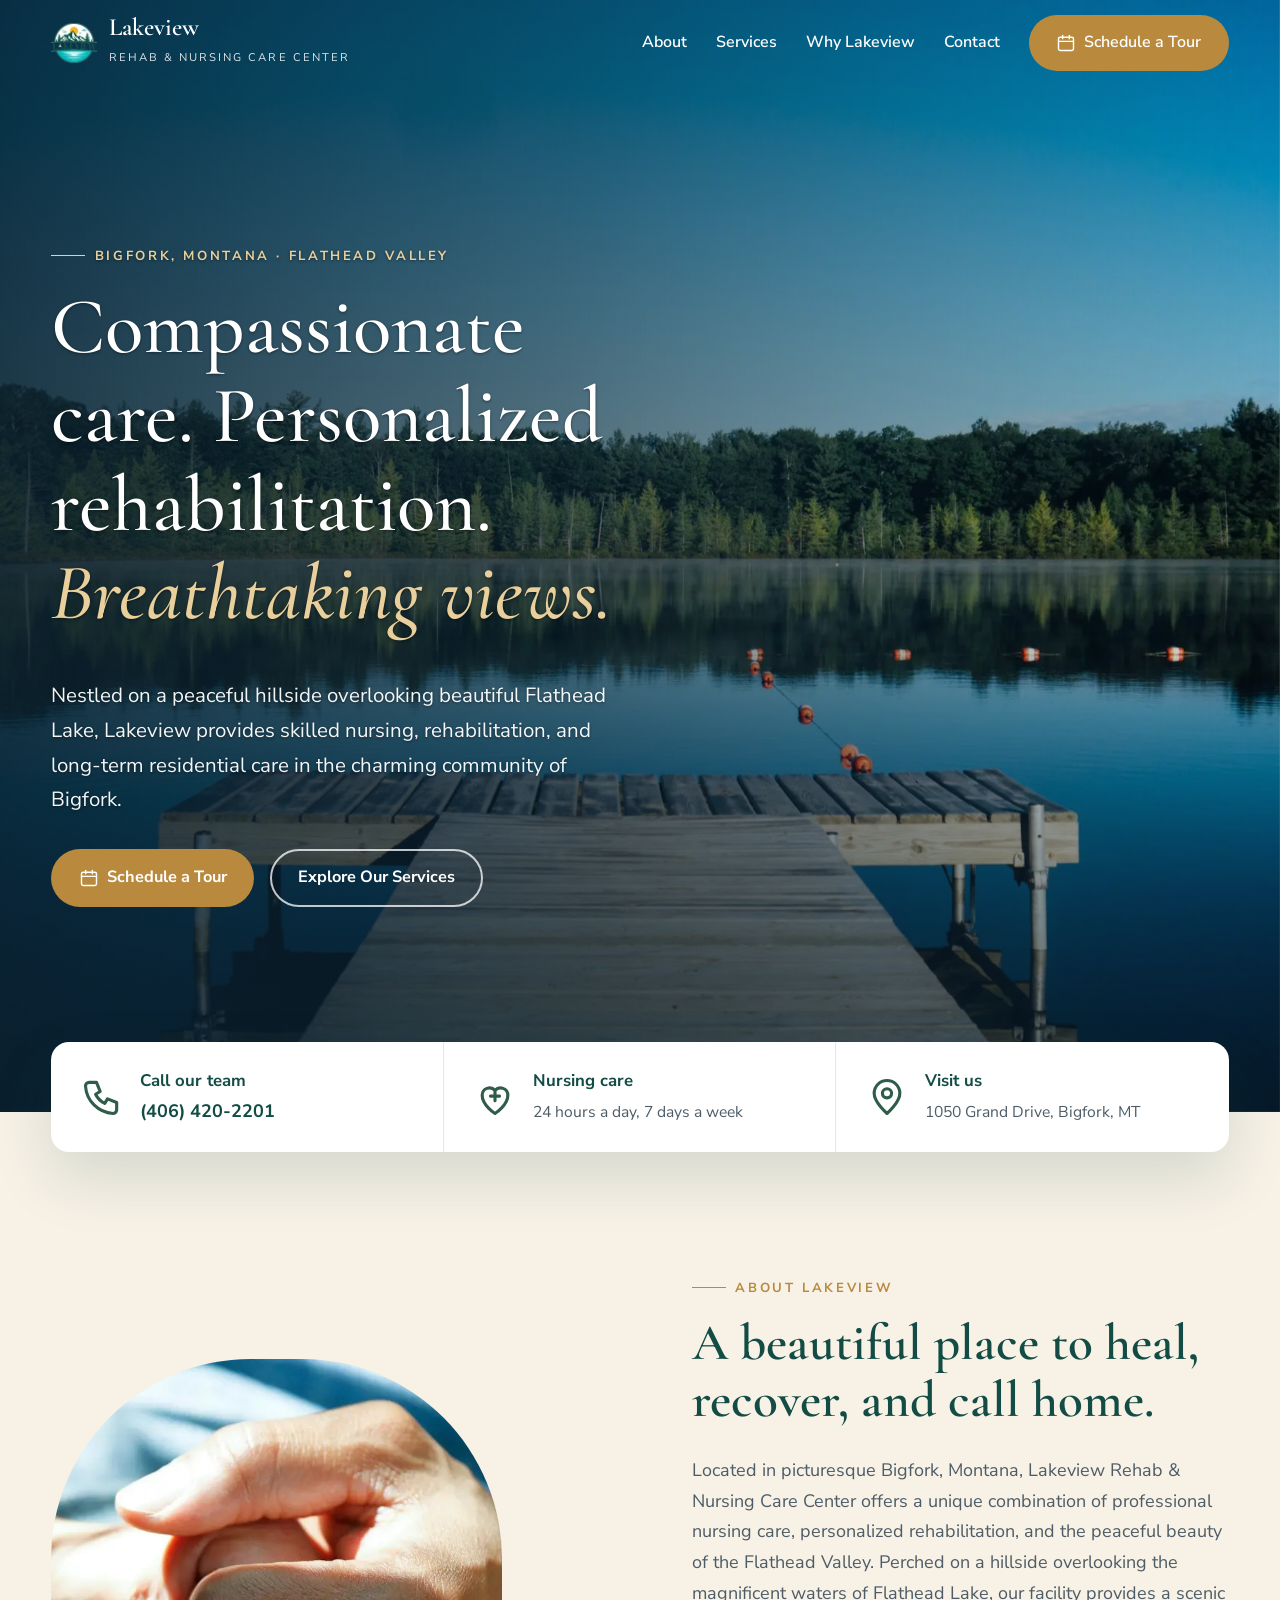
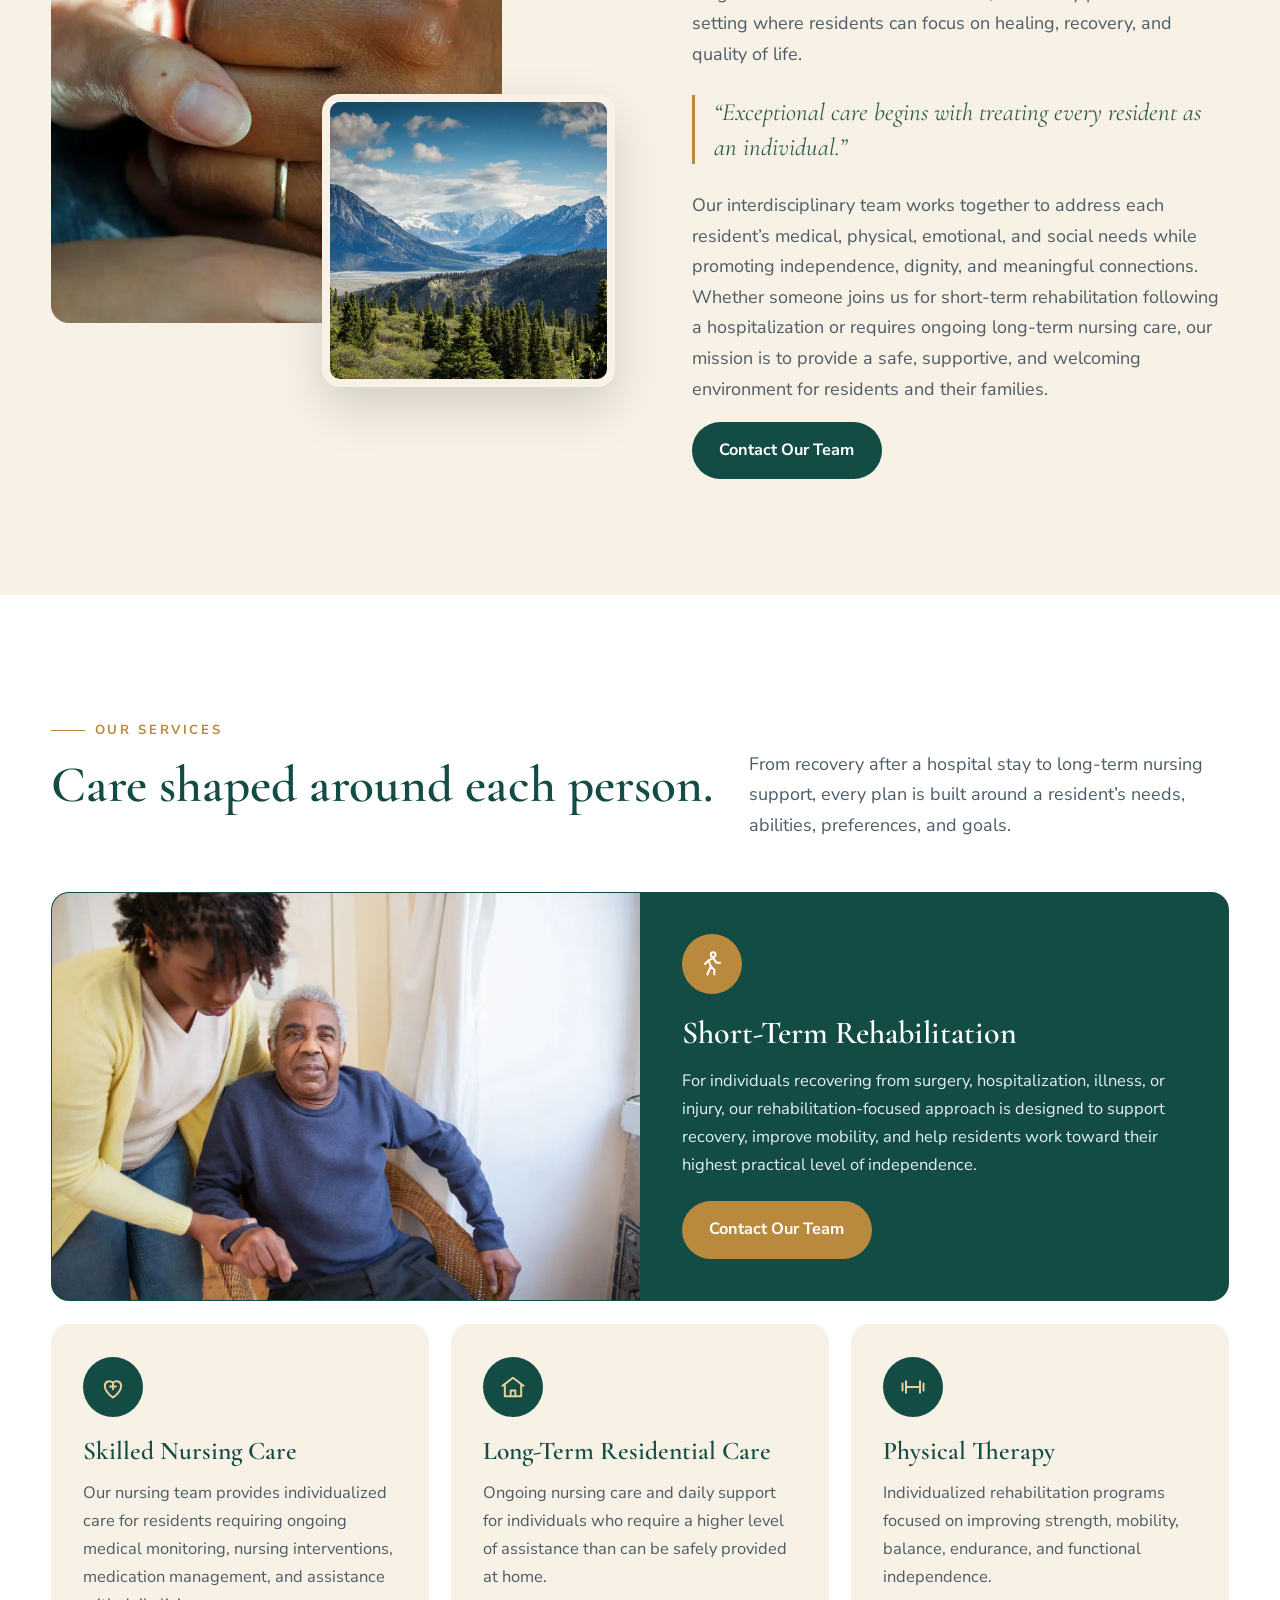
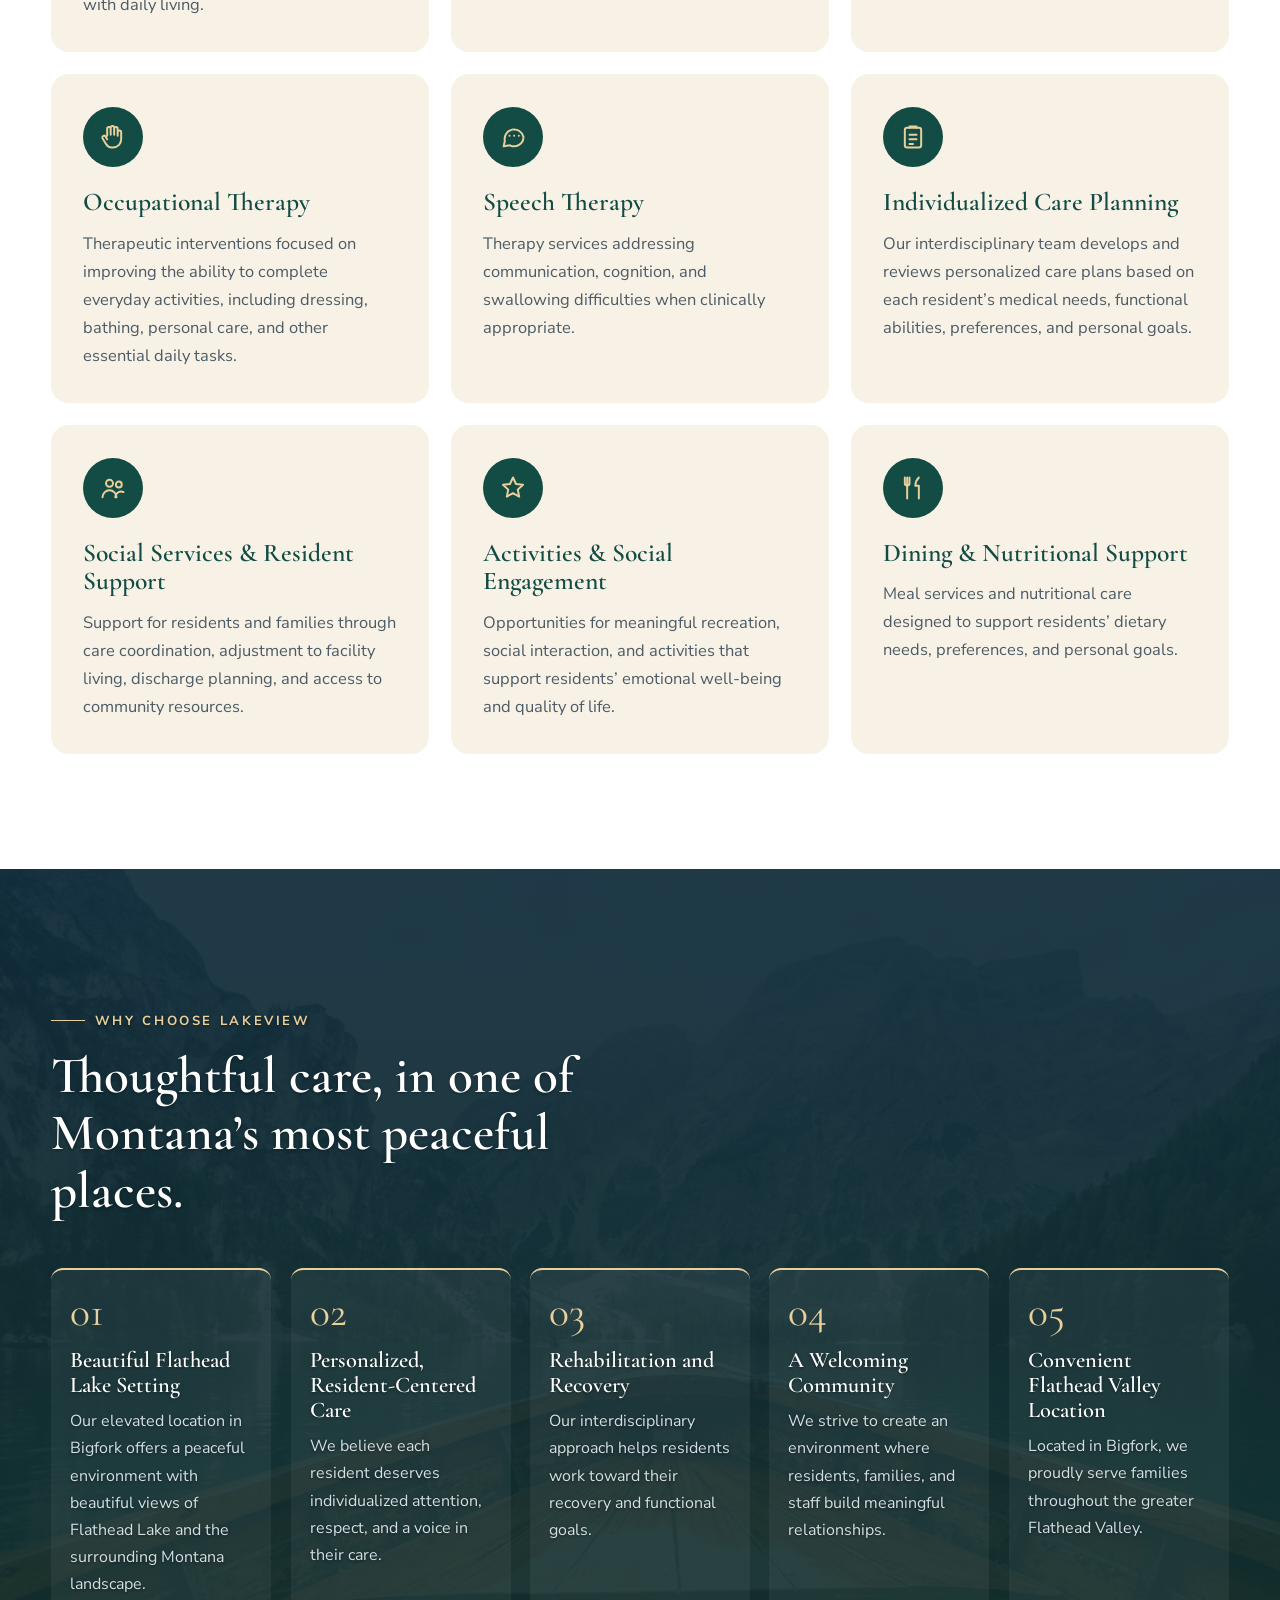
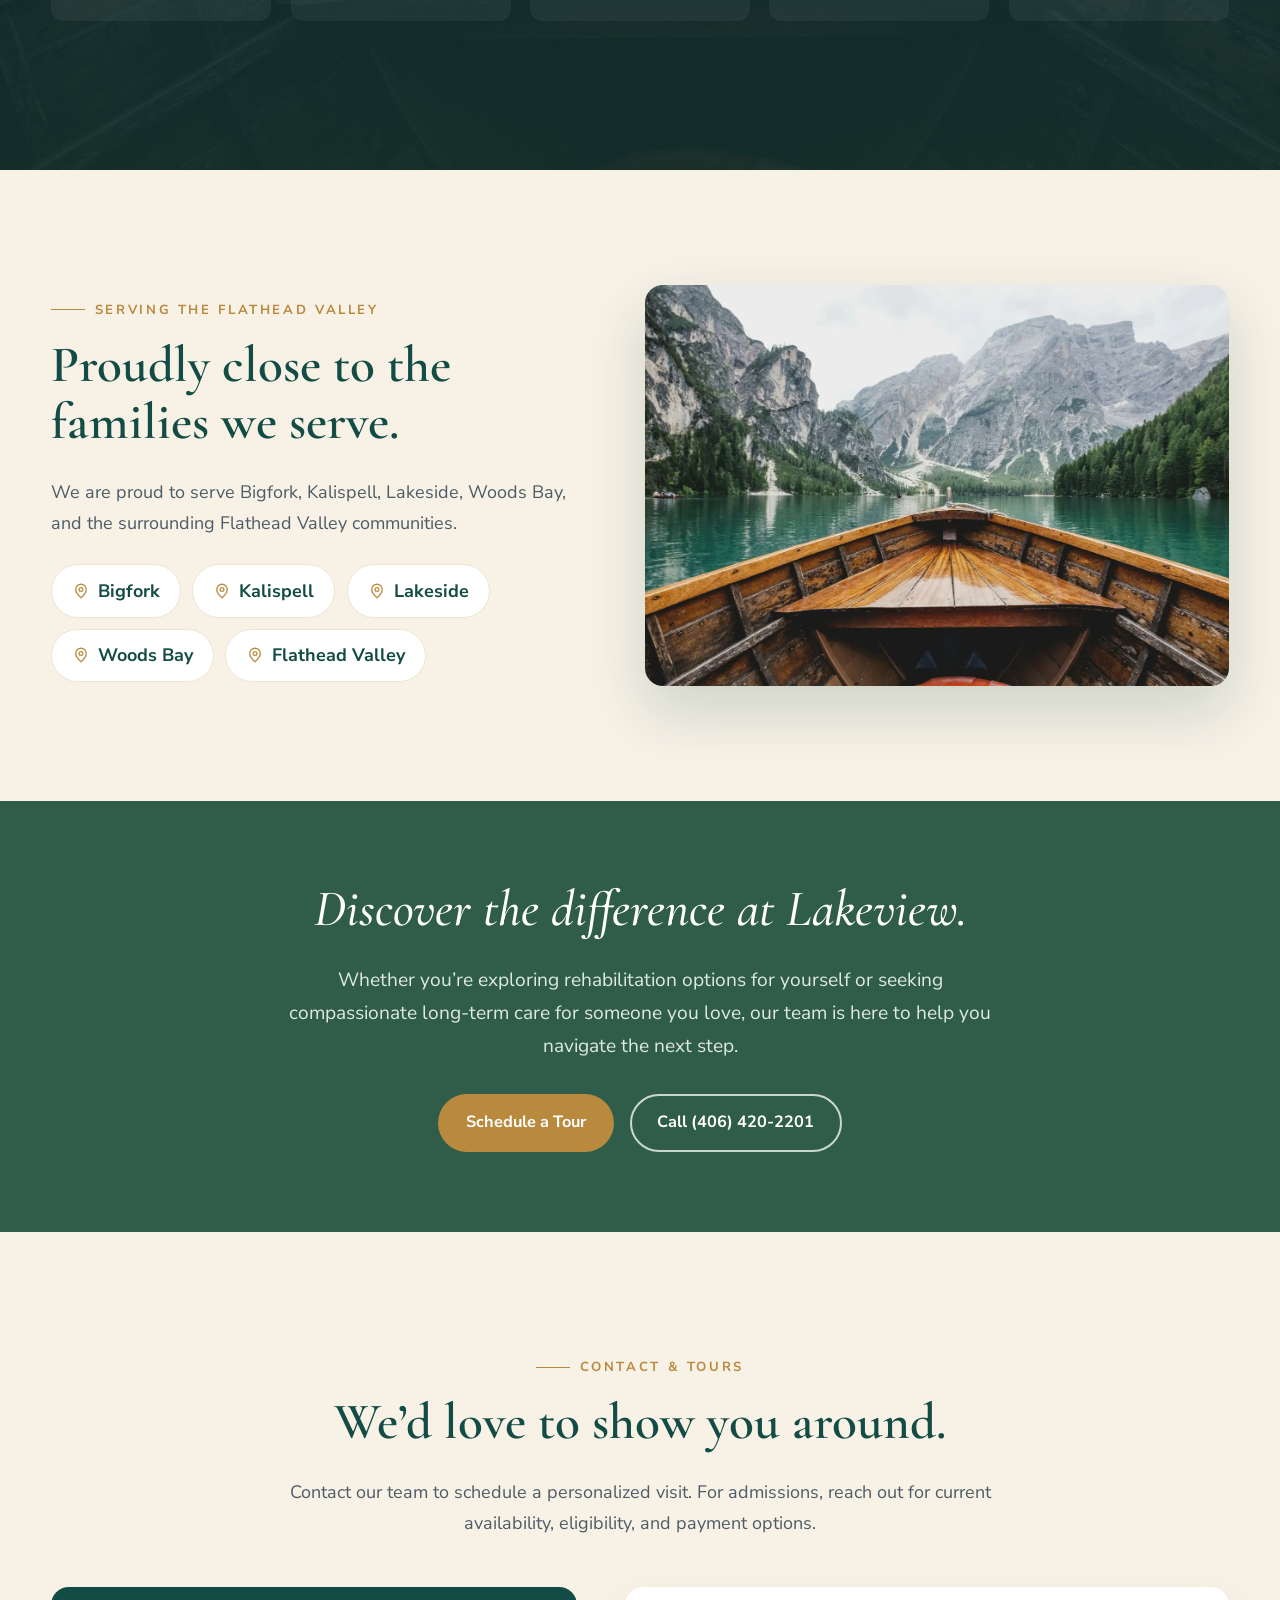
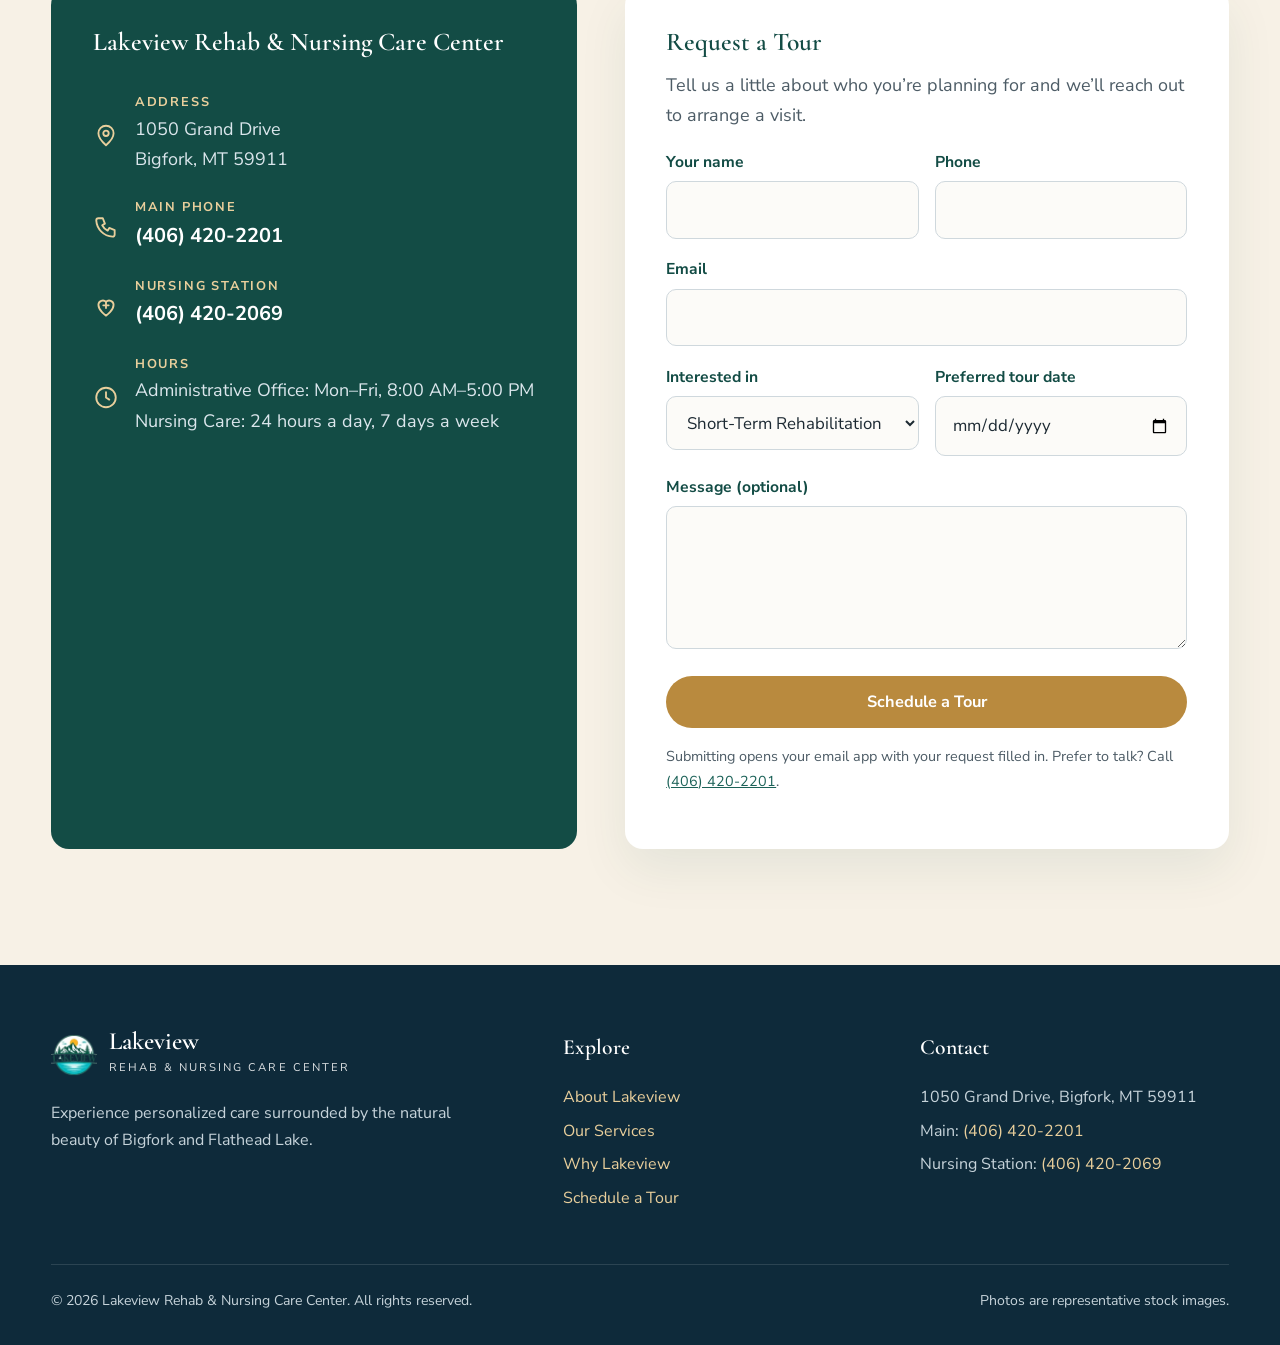
<file: index.html>
<!doctype html>
<html lang="en">
<head>
<meta charset="utf-8">
<meta name="viewport" content="width=device-width,initial-scale=1">
<title>Lakeview Rehab &amp; Nursing Care Center | Bigfork, Montana</title>
<meta name="description" content="Skilled nursing, short-term rehabilitation, and long-term residential care on a peaceful hillside overlooking Flathead Lake in Bigfork, Montana. Schedule a tour today.">
<meta property="og:type" content="website">
<meta property="og:title" content="Lakeview Rehab &amp; Nursing Care Center | Bigfork, MT">
<meta property="og:description" content="Compassionate Care. Personalized Rehabilitation. Breathtaking Views. Skilled nursing and rehab in Montana’s Flathead Valley.">
<meta property="og:url" content="https://lakeviewrehabandnursing.com/">
<meta property="og:site_name" content="Lakeview Rehab &amp; Nursing Care Center">
<meta property="og:image" content="https://lakeviewrehabandnursing.com/assets/og-image.jpg">
<meta property="og:image:width" content="1200"><meta property="og:image:height" content="630">
<meta property="og:image:alt" content="Lakeview Rehab &amp; Nursing Care Center logo over Flathead Lake">
<meta name="twitter:card" content="summary_large_image">
<link rel="canonical" href="https://lakeviewrehabandnursing.com/">
<meta name="theme-color" content="#134c45">
<link rel="icon" href="favicon.ico" sizes="32x32"><link rel="icon" href="favicon.png" type="image/png"><link rel="apple-touch-icon" href="apple-touch-icon.png">
<link rel="preconnect" href="https://fonts.googleapis.com"><link rel="preconnect" href="https://fonts.gstatic.com" crossorigin>
<link href="https://fonts.googleapis.com/css2?family=Cormorant+Garamond:ital,wght@0,500;0,600;1,500&family=Nunito+Sans:wght@400;600;700&display=swap" rel="stylesheet">
<link rel="preload" as="image" href="assets/hero-lake.webp">
<link rel="stylesheet" href="styles.css?v=3">
<script type="application/ld+json">{"@context":"https://schema.org","@type":"NursingHome","name":"Lakeview Rehab & Nursing Care Center","description":"Skilled nursing, rehabilitation, and long-term residential care in Bigfork, Montana.","telephone":"+1-406-420-2201","url":"https://lakeviewrehabandnursing.com/","logo":"https://lakeviewrehabandnursing.com/assets/logo.png","image":"https://lakeviewrehabandnursing.com/assets/og-image.jpg","address":{"@type":"PostalAddress","streetAddress":"1050 Grand Drive","addressLocality":"Bigfork","addressRegion":"MT","postalCode":"59911","addressCountry":"US"},"areaServed":["Bigfork","Kalispell","Lakeside","Woods Bay","Flathead Valley"],"openingHoursSpecification":{"@type":"OpeningHoursSpecification","dayOfWeek":["Monday","Tuesday","Wednesday","Thursday","Friday"],"opens":"08:00","closes":"17:00"}}</script>
</head>
<body>
<a class="skip" href="#main">Skip to content</a>
<header id="top"><div class="wrap nav">
<a class="brand" href="#top" aria-label="Lakeview Rehab and Nursing Care Center home"><img src="assets/logo-sm.webp" alt="" width="46" height="46"><span><b>Lakeview</b><small>Rehab &amp; Nursing Care Center</small></span></a>
<button class="burger" aria-label="Open menu" aria-expanded="false" aria-controls="menu"><svg viewBox="0 0 24 24" width="30" height="30" fill="none" stroke="currentColor" stroke-width="2" stroke-linecap="round"><path d="M4 7h16M4 12h16M4 17h16"/></svg></button>
<nav class="links" id="menu" aria-label="Main"><a href="#about">About</a><a href="#services">Services</a><a href="#why">Why Lakeview</a><a href="#contact">Contact</a><a class="btn btn-gold" href="#tour"><svg viewBox="0 0 24 24" fill="none" stroke="currentColor" stroke-width="1.7" stroke-linecap="round" stroke-linejoin="round" aria-hidden="true"><rect x="3" y="5" width="18" height="16" rx="2"/><path d="M3 10h18M8 3v4M16 3v4"/></svg> Schedule a Tour</a></nav>
</div></header>
<main id="main">
<section class="hero" aria-label="Welcome">
<img src="assets/hero-lake.webp" alt="Calm mountain lake at sunrise with a wooden dock and evergreen shoreline" width="2000" height="1333" fetchpriority="high">
<div class="wrap">
<div class="eyebrow">Bigfork, Montana · Flathead Valley</div>
<h1>Compassionate care. Personalized rehabilitation. <em>Breathtaking views.</em></h1>
<p class="lead">Nestled on a peaceful hillside overlooking beautiful Flathead Lake, Lakeview provides skilled nursing, rehabilitation, and long-term residential care in the charming community of Bigfork.</p>
<div class="cta"><a class="btn btn-gold" href="#tour"><svg viewBox="0 0 24 24" fill="none" stroke="currentColor" stroke-width="1.7" stroke-linecap="round" stroke-linejoin="round" aria-hidden="true"><rect x="3" y="5" width="18" height="16" rx="2"/><path d="M3 10h18M8 3v4M16 3v4"/></svg> Schedule a Tour</a><a class="btn btn-ghost" href="#services">Explore Our Services</a></div>
</div></section>
<div class="wrap hero-strip"><div class="strip">
<div><svg viewBox="0 0 24 24" fill="none" stroke="currentColor" stroke-width="1.7" stroke-linecap="round" stroke-linejoin="round" aria-hidden="true"><path d="M5 4h4l2 5-2.5 1.5a11 11 0 0 0 5 5L15 13l5 2v4a2 2 0 0 1-2 2A16 16 0 0 1 3 6a2 2 0 0 1 2-2"/></svg><p style="margin:0"><b>Call our team</b><a href="tel:+14064202201">(406) 420-2201</a></p></div>
<div><svg viewBox="0 0 24 24" fill="none" stroke="currentColor" stroke-width="1.7" stroke-linecap="round" stroke-linejoin="round" aria-hidden="true"><path d="M12 21s-7-4.5-7-10a4 4 0 0 1 7-2.6A4 4 0 0 1 19 11c0 5.5-7 10-7 10z"/><path d="M12 9v5M9.5 11.5h5"/></svg><p style="margin:0"><b>Nursing care</b><span>24 hours a day, 7 days a week</span></p></div>
<div><svg viewBox="0 0 24 24" fill="none" stroke="currentColor" stroke-width="1.7" stroke-linecap="round" stroke-linejoin="round" aria-hidden="true"><path d="M12 21s-7-6-7-11a7 7 0 0 1 14 0c0 5-7 11-7 11z"/><circle cx="12" cy="10" r="2.5"/></svg><p style="margin:0"><b>Visit us</b><span>1050 Grand Drive, Bigfork, MT</span></p></div>
</div></div>

<section id="about"><div class="wrap about">
<div class="collage reveal"><img class="a" src="assets/hands.webp" alt="A younger hand gently holding an older person's hand" loading="lazy" width="1200" height="800"><img class="b" src="assets/mountains.webp" alt="Evergreen forest and mountains above a Montana lake" loading="lazy" width="1600" height="1067"></div>
<div class="reveal"><div class="eyebrow">About Lakeview</div>
<h2>A beautiful place to heal, recover, and call home.</h2>
<p>Located in picturesque Bigfork, Montana, Lakeview Rehab &amp; Nursing Care Center offers a unique combination of professional nursing care, personalized rehabilitation, and the peaceful beauty of the Flathead Valley. Perched on a hillside overlooking the magnificent waters of Flathead Lake, our facility provides a scenic setting where residents can focus on healing, recovery, and quality of life.</p>
<p class="quote">“Exceptional care begins with treating every resident as an individual.”</p>
<p>Our interdisciplinary team works together to address each resident’s medical, physical, emotional, and social needs while promoting independence, dignity, and meaningful connections. Whether someone joins us for short-term rehabilitation following a hospitalization or requires ongoing long-term nursing care, our mission is to provide a safe, supportive, and welcoming environment for residents and their families.</p>
<a class="btn btn-lake" href="#contact">Contact Our Team</a>
</div></div></section>

<section class="services" id="services"><div class="wrap">
<div class="head reveal"><div><div class="eyebrow">Our Services</div><h2>Care shaped around each person.</h2></div><p>From recovery after a hospital stay to long-term nursing support, every plan is built around a resident’s needs, abilities, preferences, and goals.</p></div>
<div class="grid"><article class="card feature reveal"><img src="assets/rehab.webp" alt="A caregiver helping an older man rise from his chair (stock photo)" loading="lazy" width="1200" height="800"><div class="tx"><div class="ic"><svg viewBox="0 0 24 24" fill="none" stroke="currentColor" stroke-width="1.7" stroke-linecap="round" stroke-linejoin="round" aria-hidden="true"><circle cx="13" cy="4" r="2"/><path d="M8 21l3-7 3 3v4M11 14l-2-5 4-2 3 4h3M6 12l3-3"/></svg></div><h3>Short-Term Rehabilitation</h3><p>For individuals recovering from surgery, hospitalization, illness, or injury, our rehabilitation-focused approach is designed to support recovery, improve mobility, and help residents work toward their highest practical level of independence.</p><p style="margin-top:1.4rem"><a class="btn btn-gold" href="#contact">Contact Our Team</a></p></div></article><article class="card reveal"><div class="ic"><svg viewBox="0 0 24 24" fill="none" stroke="currentColor" stroke-width="1.7" stroke-linecap="round" stroke-linejoin="round" aria-hidden="true"><path d="M12 21s-7-4.5-7-10a4 4 0 0 1 7-2.6A4 4 0 0 1 19 11c0 5.5-7 10-7 10z"/><path d="M12 9v5M9.5 11.5h5"/></svg></div><h3>Skilled Nursing Care</h3><p>Our nursing team provides individualized care for residents requiring ongoing medical monitoring, nursing interventions, medication management, and assistance with daily living.</p></article><article class="card reveal"><div class="ic"><svg viewBox="0 0 24 24" fill="none" stroke="currentColor" stroke-width="1.7" stroke-linecap="round" stroke-linejoin="round" aria-hidden="true"><path d="M3 11l9-7 9 7"/><path d="M5 10v10h14V10"/><path d="M10 20v-5h4v5"/></svg></div><h3>Long-Term Residential Care</h3><p>Ongoing nursing care and daily support for individuals who require a higher level of assistance than can be safely provided at home.</p></article><article class="card reveal"><div class="ic"><svg viewBox="0 0 24 24" fill="none" stroke="currentColor" stroke-width="1.7" stroke-linecap="round" stroke-linejoin="round" aria-hidden="true"><path d="M6 7v10M18 7v10M3 9v6M21 9v6M6 12h12"/></svg></div><h3>Physical Therapy</h3><p>Individualized rehabilitation programs focused on improving strength, mobility, balance, endurance, and functional independence.</p></article><article class="card reveal"><div class="ic"><svg viewBox="0 0 24 24" fill="none" stroke="currentColor" stroke-width="1.7" stroke-linecap="round" stroke-linejoin="round" aria-hidden="true"><path d="M7 11V5a1.5 1.5 0 0 1 3 0v5M10 10V4a1.5 1.5 0 0 1 3 0v6M13 10V5a1.5 1.5 0 0 1 3 0v6M16 11V8a1.5 1.5 0 0 1 3 0v6a7 7 0 0 1-7 7h-1a6 6 0 0 1-5-3l-3-5a1.5 1.5 0 0 1 2.5-1.6L7 14"/></svg></div><h3>Occupational Therapy</h3><p>Therapeutic interventions focused on improving the ability to complete everyday activities, including dressing, bathing, personal care, and other essential daily tasks.</p></article><article class="card reveal"><div class="ic"><svg viewBox="0 0 24 24" fill="none" stroke="currentColor" stroke-width="1.7" stroke-linecap="round" stroke-linejoin="round" aria-hidden="true"><path d="M21 12a8 8 0 0 1-11.6 7.1L4 20l1-4.6A8 8 0 1 1 21 12z"/><path d="M9 11h.01M13 11h.01M17 11h.01"/></svg></div><h3>Speech Therapy</h3><p>Therapy services addressing communication, cognition, and swallowing difficulties when clinically appropriate.</p></article><article class="card reveal"><div class="ic"><svg viewBox="0 0 24 24" fill="none" stroke="currentColor" stroke-width="1.7" stroke-linecap="round" stroke-linejoin="round" aria-hidden="true"><rect x="5" y="4" width="14" height="17" rx="2"/><path d="M9 4V3h6v1M9 10h6M9 14h6M9 18h3"/></svg></div><h3>Individualized Care Planning</h3><p>Our interdisciplinary team develops and reviews personalized care plans based on each resident’s medical needs, functional abilities, preferences, and personal goals.</p></article><article class="card reveal"><div class="ic"><svg viewBox="0 0 24 24" fill="none" stroke="currentColor" stroke-width="1.7" stroke-linecap="round" stroke-linejoin="round" aria-hidden="true"><circle cx="9" cy="8" r="3"/><circle cx="17" cy="9" r="2.5"/><path d="M3 20a6 6 0 0 1 12 0M14 20a5 5 0 0 1 7-4.5"/></svg></div><h3>Social Services &amp; Resident Support</h3><p>Support for residents and families through care coordination, adjustment to facility living, discharge planning, and access to community resources.</p></article><article class="card reveal"><div class="ic"><svg viewBox="0 0 24 24" fill="none" stroke="currentColor" stroke-width="1.7" stroke-linecap="round" stroke-linejoin="round" aria-hidden="true"><path d="M12 3l2.6 5.6 6 .7-4.5 4.1 1.2 6L12 16.4 6.7 19.4l1.2-6L3.4 9.3l6-.7z"/></svg></div><h3>Activities &amp; Social Engagement</h3><p>Opportunities for meaningful recreation, social interaction, and activities that support residents’ emotional well-being and quality of life.</p></article><article class="card reveal"><div class="ic"><svg viewBox="0 0 24 24" fill="none" stroke="currentColor" stroke-width="1.7" stroke-linecap="round" stroke-linejoin="round" aria-hidden="true"><path d="M7 3v8M5 3v5a2 2 0 0 0 4 0V3M7 11v10M17 3c-2 2-3 4-3 7h3v11"/></svg></div><h3>Dining &amp; Nutritional Support</h3><p>Meal services and nutritional care designed to support residents’ dietary needs, preferences, and personal goals.</p></article></div>
</div></section>

<section class="why" id="why"><img src="assets/lake-boat.webp" alt="" loading="lazy" width="1400" height="933"><div class="wrap">
<div class="reveal" style="max-width:40rem"><div class="eyebrow">Why Choose Lakeview</div><h2>Thoughtful care, in one of Montana’s most peaceful places.</h2></div>
<ol class="whylist"><li class="reveal"><h3>Beautiful Flathead Lake Setting</h3><p>Our elevated location in Bigfork offers a peaceful environment with beautiful views of Flathead Lake and the surrounding Montana landscape.</p></li><li class="reveal"><h3>Personalized, Resident-Centered Care</h3><p>We believe each resident deserves individualized attention, respect, and a voice in their care.</p></li><li class="reveal"><h3>Rehabilitation and Recovery</h3><p>Our interdisciplinary approach helps residents work toward their recovery and functional goals.</p></li><li class="reveal"><h3>A Welcoming Community</h3><p>We strive to create an environment where residents, families, and staff build meaningful relationships.</p></li><li class="reveal"><h3>Convenient Flathead Valley Location</h3><p>Located in Bigfork, we proudly serve families throughout the greater Flathead Valley.</p></li></ol>
</div></section>

<section id="area"><div class="wrap area">
<div class="reveal"><div class="eyebrow">Serving the Flathead Valley</div><h2>Proudly close to the families we serve.</h2><p style="color:var(--muted)">We are proud to serve Bigfork, Kalispell, Lakeside, Woods Bay, and the surrounding Flathead Valley communities.</p><ul class="towns"><li><svg viewBox="0 0 24 24" fill="none" stroke="currentColor" stroke-width="1.7" stroke-linecap="round" stroke-linejoin="round" aria-hidden="true"><path d="M12 21s-7-6-7-11a7 7 0 0 1 14 0c0 5-7 11-7 11z"/><circle cx="12" cy="10" r="2.5"/></svg>Bigfork</li><li><svg viewBox="0 0 24 24" fill="none" stroke="currentColor" stroke-width="1.7" stroke-linecap="round" stroke-linejoin="round" aria-hidden="true"><path d="M12 21s-7-6-7-11a7 7 0 0 1 14 0c0 5-7 11-7 11z"/><circle cx="12" cy="10" r="2.5"/></svg>Kalispell</li><li><svg viewBox="0 0 24 24" fill="none" stroke="currentColor" stroke-width="1.7" stroke-linecap="round" stroke-linejoin="round" aria-hidden="true"><path d="M12 21s-7-6-7-11a7 7 0 0 1 14 0c0 5-7 11-7 11z"/><circle cx="12" cy="10" r="2.5"/></svg>Lakeside</li><li><svg viewBox="0 0 24 24" fill="none" stroke="currentColor" stroke-width="1.7" stroke-linecap="round" stroke-linejoin="round" aria-hidden="true"><path d="M12 21s-7-6-7-11a7 7 0 0 1 14 0c0 5-7 11-7 11z"/><circle cx="12" cy="10" r="2.5"/></svg>Woods Bay</li><li><svg viewBox="0 0 24 24" fill="none" stroke="currentColor" stroke-width="1.7" stroke-linecap="round" stroke-linejoin="round" aria-hidden="true"><path d="M12 21s-7-6-7-11a7 7 0 0 1 14 0c0 5-7 11-7 11z"/><circle cx="12" cy="10" r="2.5"/></svg>Flathead Valley</li></ul></div>
<img class="reveal" src="assets/lake-boat.webp" alt="Wooden boat on clear turquoise mountain lake water" loading="lazy" width="1400" height="933">
</div></section>

<section class="band"><div class="wrap reveal"><h2>Discover the difference at Lakeview.</h2><p>Whether you’re exploring rehabilitation options for yourself or seeking compassionate long-term care for someone you love, our team is here to help you navigate the next step.</p><div class="cta" style="justify-content:center"><a class="btn btn-gold" href="#tour">Schedule a Tour</a><a class="btn btn-ghost" href="tel:+14064202201">Call (406) 420-2201</a></div></div></section>

<section id="contact"><div class="wrap">
<div class="reveal" style="text-align:center;max-width:44rem;margin:0 auto 3rem"><div class="eyebrow">Contact &amp; Tours</div><h2>We’d love to show you around.</h2><p style="color:var(--muted)">Contact our team to schedule a personalized visit. For admissions, reach out for current availability, eligibility, and payment options.</p></div>
<div class="contact">
<div class="info reveal"><h3>Lakeview Rehab &amp; Nursing Care Center</h3>
<div class="row"><svg viewBox="0 0 24 24" fill="none" stroke="currentColor" stroke-width="1.7" stroke-linecap="round" stroke-linejoin="round" aria-hidden="true"><path d="M12 21s-7-6-7-11a7 7 0 0 1 14 0c0 5-7 11-7 11z"/><circle cx="12" cy="10" r="2.5"/></svg><p style="margin:0"><b>Address</b><span>1050 Grand Drive<br>Bigfork, MT 59911</span></p></div>
<div class="row"><svg viewBox="0 0 24 24" fill="none" stroke="currentColor" stroke-width="1.7" stroke-linecap="round" stroke-linejoin="round" aria-hidden="true"><path d="M5 4h4l2 5-2.5 1.5a11 11 0 0 0 5 5L15 13l5 2v4a2 2 0 0 1-2 2A16 16 0 0 1 3 6a2 2 0 0 1 2-2"/></svg><p style="margin:0"><b>Main Phone</b><a href="tel:+14064202201">(406) 420-2201</a></p></div>
<div class="row"><svg viewBox="0 0 24 24" fill="none" stroke="currentColor" stroke-width="1.7" stroke-linecap="round" stroke-linejoin="round" aria-hidden="true"><path d="M12 21s-7-4.5-7-10a4 4 0 0 1 7-2.6A4 4 0 0 1 19 11c0 5.5-7 10-7 10z"/><path d="M12 9v5M9.5 11.5h5"/></svg><p style="margin:0"><b>Nursing Station</b><a href="tel:+14064202069">(406) 420-2069</a></p></div>
<div class="row"><svg viewBox="0 0 24 24" fill="none" stroke="currentColor" stroke-width="1.7" stroke-linecap="round" stroke-linejoin="round" aria-hidden="true"><circle cx="12" cy="12" r="9"/><path d="M12 7v5l3 2"/></svg><p style="margin:0"><b>Hours</b><span>Administrative Office: Mon–Fri, 8:00 AM–5:00 PM<br>Nursing Care: 24 hours a day, 7 days a week</span></p></div>
<iframe class="map" title="Map to 1050 Grand Drive, Bigfork, MT" loading="lazy" referrerpolicy="no-referrer-when-downgrade" src="https://maps.google.com/maps?q=1050%20Grand%20Drive%2C%20Bigfork%2C%20MT%2059911&z=14&output=embed"></iframe>
</div>
<form id="tour" class="reveal" novalidate>
<h3>Request a Tour</h3><p style="color:var(--muted);margin-top:0">Tell us a little about who you’re planning for and we’ll reach out to arrange a visit.</p>
<div class="f2"><div><label for="n">Your name</label><input id="n" name="name" autocomplete="name" required></div><div><label for="p">Phone</label><input id="p" name="phone" type="tel" autocomplete="tel" required></div></div>
<label for="e">Email</label><input id="e" name="email" type="email" autocomplete="email">
<div class="f2"><div><label for="i">Interested in</label><select id="i" name="interest"><option>Short-Term Rehabilitation</option><option>Skilled Nursing Care</option><option>Long-Term Residential Care</option><option>Therapy Services</option><option>General Questions</option></select></div><div><label for="d">Preferred tour date</label><input id="d" name="date" type="date"></div></div>
<label for="m">Message (optional)</label><textarea id="m" name="message" rows="4"></textarea>
<button class="btn btn-gold" type="submit" style="width:100%">Schedule a Tour</button>
<p class="note">Submitting opens your email app with your request filled in. Prefer to talk? Call <a href="tel:+14064202201">(406) 420-2201</a>.</p>
</form></div></div></section>
</main>
<footer><div class="wrap"><div class="fgrid">
<div><a class="brand" href="#top" style="color:#fff"><img src="assets/logo-sm.webp" alt="" width="46" height="46"><span><b>Lakeview</b><small>Rehab &amp; Nursing Care Center</small></span></a><p style="margin-top:1.2rem;max-width:26rem">Experience personalized care surrounded by the natural beauty of Bigfork and Flathead Lake.</p></div>
<div><h4>Explore</h4><ul><li><a href="#about">About Lakeview</a></li><li><a href="#services">Our Services</a></li><li><a href="#why">Why Lakeview</a></li><li><a href="#tour">Schedule a Tour</a></li></ul></div>
<div><h4>Contact</h4><ul><li>1050 Grand Drive, Bigfork, MT 59911</li><li>Main: <a href="tel:+14064202201">(406) 420-2201</a></li><li>Nursing Station: <a href="tel:+14064202069">(406) 420-2069</a></li></ul></div>
</div><div class="legal"><span>© 2026 Lakeview Rehab &amp; Nursing Care Center. All rights reserved.</span><span>Photos are representative stock images.</span></div></div></footer>
<script>
const h=document.querySelector('header'),b=document.querySelector('.burger'),m=document.getElementById('menu');
const s=()=>h.classList.toggle('solid',scrollY>40||m.classList.contains('open'));addEventListener('scroll',s,{passive:true});s();
b.onclick=()=>{const o=m.classList.toggle('open');b.setAttribute('aria-expanded',o);b.setAttribute('aria-label',o?'Close menu':'Open menu');s()};
m.querySelectorAll('a').forEach(a=>a.onclick=()=>{m.classList.remove('open');b.setAttribute('aria-expanded',false);s()});
const io=new IntersectionObserver(es=>es.forEach(e=>{if(e.isIntersecting){e.target.classList.add('in');io.unobserve(e.target)}}),{threshold:.12});
document.querySelectorAll('.reveal').forEach(el=>io.observe(el));
document.getElementById('tour').onsubmit=ev=>{ev.preventDefault();const f=new FormData(ev.target);
if(!f.get('name')||!f.get('phone')){alert('Please add your name and phone number so we can reach you.');return}
const body=`Name: ${f.get('name')}\nPhone: ${f.get('phone')}\nEmail: ${f.get('email')}\nInterested in: ${f.get('interest')}\nPreferred date: ${f.get('date')}\n\n${f.get('message')}`;
location.href='mailto:brandon@lakeviewrn.com?subject='+encodeURIComponent('Tour request – '+f.get('name'))+'&body='+encodeURIComponent(body)};
</script>
</body></html>
</file>
<file: styles.css>
:root{--lake:#134c45;--lake2:#1c6258;--ever:#2f5d4a;--cream:#f7f1e6;--cream2:#efe5d3;--gold:#b98a3e;--ink:#1d2a33;--muted:#4d5c66;--r:18px;--serif:"Cormorant Garamond",Georgia,serif;--sans:"Nunito Sans",system-ui,sans-serif}
*{box-sizing:border-box}html{scroll-behavior:smooth;scroll-padding-top:90px}
body{margin:0;font-family:var(--sans);font-size:1.125rem;line-height:1.7;color:var(--ink);background:var(--cream)}
img{max-width:100%;display:block}a{color:var(--lake2)}
.wrap{width:min(1200px,92%);margin:auto}
h1,h2,h3{font-family:var(--serif);font-weight:600;line-height:1.12;color:var(--lake);margin:0 0 .5em}
h2{font-size:clamp(2.1rem,4vw,3.2rem)}h3{font-size:1.6rem}
.eyebrow{display:inline-flex;align-items:center;gap:.6rem;font-size:.82rem;letter-spacing:.2em;text-transform:uppercase;font-weight:700;color:var(--gold);margin-bottom:1rem}
.eyebrow:before{content:"";width:34px;height:1px;background:currentColor}
.skip{position:absolute;left:-999px}.skip:focus{left:1rem;top:1rem;z-index:99;background:#fff;padding:.6rem 1rem}
:focus-visible{outline:3px solid var(--gold);outline-offset:3px}
.btn{display:inline-flex;align-items:center;justify-content:center;gap:.5rem;min-height:52px;padding:.8rem 1.6rem;border-radius:999px;font-weight:700;font-size:1.02rem;text-decoration:none;border:2px solid transparent;transition:.25s;cursor:pointer;font-family:var(--sans)}
.btn-gold{background:var(--gold);color:#fff}.btn-gold:hover{background:#a0752f;transform:translateY(-2px)}
.btn-ghost{border-color:rgba(255,255,255,.75);color:#fff}.btn-ghost:hover{background:#fff;color:var(--lake)}
.btn-lake{background:var(--lake);color:#fff}.btn-lake:hover{background:var(--lake2)}
/* header */
header{position:fixed;inset:0 0 auto;z-index:50;transition:.3s;color:#fff}
header.solid{background:rgba(247,241,230,.97);box-shadow:0 6px 30px rgba(19,76,69,.1);color:var(--lake);backdrop-filter:blur(8px)}
.nav{display:flex;align-items:center;justify-content:space-between;height:86px;gap:1rem}
.brand{display:flex;align-items:center;gap:.75rem;text-decoration:none;color:inherit}
.brand img{width:46px;height:46px}.brand b{font-family:var(--serif);font-size:1.55rem;font-weight:600;display:block;line-height:1}
.brand small{font-size:.7rem;letter-spacing:.18em;text-transform:uppercase;opacity:.85}
.links{display:flex;align-items:center;gap:1.8rem}.links a{color:inherit;text-decoration:none;font-weight:600;font-size:1rem}
.links a:not(.btn):hover{color:var(--gold)}
.burger{display:none;background:none;border:0;color:inherit;width:52px;height:52px;cursor:pointer}
/* hero */
.hero{position:relative;min-height:100vh;display:flex;align-items:center;color:#fff;overflow:hidden}
.hero>img{position:absolute;inset:0;width:100%;height:100%;object-fit:cover;transform:scale(1.06);animation:drift 18s ease-out forwards}
@keyframes drift{to{transform:scale(1)}}
.hero:after{content:"";position:absolute;inset:0;background:linear-gradient(90deg,rgba(10,32,46,.85) 0%,rgba(10,32,46,.55) 45%,rgba(10,32,46,.1) 100%),linear-gradient(0deg,rgba(10,32,46,.6),transparent 40%)}
.hero .wrap{position:relative;z-index:2;padding:120px 0 90px}
.hero h1{color:#fff;font-size:clamp(2.7rem,6.2vw,5.4rem);max-width:13ch;font-weight:500}
.hero h1 em{font-style:italic;color:#e9cf9c}
.hero .eyebrow{color:#e9cf9c}
.hero p.lead{font-size:clamp(1.15rem,1.6vw,1.35rem);max-width:36rem;opacity:.95}
.cta{display:flex;flex-wrap:wrap;gap:1rem;margin-top:2rem}
.hero-strip{position:relative;z-index:2;margin-top:-70px}
.strip{display:grid;grid-template-columns:repeat(3,1fr);background:#fff;border-radius:var(--r);box-shadow:0 25px 60px rgba(19,76,69,.15);overflow:hidden}
.strip div{padding:1.6rem 1.8rem;display:flex;gap:1rem;align-items:center;border-right:1px solid var(--cream2)}
.strip div:last-child{border:0}.strip svg{flex:none;width:44px;height:44px;color:var(--ever)}
.strip b{display:block;color:var(--lake);font-size:1.05rem}.strip span{color:var(--muted);font-size:.98rem}
.strip a{color:var(--lake);font-weight:700;text-decoration:none}
section{padding:clamp(4.5rem,9vw,8rem) 0}
/* about */
.about{display:grid;grid-template-columns:1.05fr 1fr;gap:clamp(2.5rem,6vw,6rem);align-items:center}
.collage{position:relative;padding:0 0 4rem 0}
.collage .a{border-radius:200px 200px var(--r) var(--r);aspect-ratio:4/5;object-fit:cover;width:78%}
.collage .b{position:absolute;right:0;bottom:0;width:52%;aspect-ratio:1;object-fit:cover;border-radius:var(--r);border:8px solid var(--cream);box-shadow:0 20px 50px rgba(0,0,0,.15)}
.about p{color:var(--muted)}.about .quote{font-family:var(--serif);font-size:1.55rem;font-style:italic;color:var(--ever);border-left:3px solid var(--gold);padding-left:1.2rem;margin:1.6rem 0;line-height:1.4}
/* services */
.services{background:#fff}
.head{display:flex;justify-content:space-between;align-items:end;gap:2rem;margin-bottom:3.2rem;flex-wrap:wrap}
.head p{max-width:30rem;color:var(--muted);margin:0}
.grid{display:grid;grid-template-columns:repeat(3,1fr);gap:1.4rem}
.card{background:var(--cream);border-radius:var(--r);padding:2rem 1.9rem;transition:.35s;border:1px solid transparent;position:relative;overflow:hidden}
.card:hover{transform:translateY(-6px);background:#fff;border-color:var(--cream2);box-shadow:0 22px 50px rgba(19,76,69,.12)}
.card .ic{width:60px;height:60px;border-radius:50%;background:var(--lake);color:#e9cf9c;display:grid;place-items:center;margin-bottom:1.3rem}
.card .ic svg{width:28px;height:28px}
.card p{color:var(--muted);margin:0;font-size:1.03rem}
.card.feature{grid-column:span 3;display:grid;grid-template-columns:1fr 1fr;padding:0;background:var(--lake);color:#fff}
.card.feature img{height:100%;object-fit:cover;min-height:300px}
.card.feature .tx{padding:2.6rem}.card.feature h3{color:#fff;font-size:2rem}.card.feature p{color:#d5e2ea}
.card.feature .ic{background:var(--gold);color:#fff}
/* why */
.why{position:relative;color:#fff;overflow:hidden}
.why>img{position:absolute;inset:0;width:100%;height:100%;object-fit:cover}
.why:before{content:"";position:absolute;inset:0;background:linear-gradient(180deg,rgba(14,42,58,.9),rgba(20,50,44,.92));z-index:1}
.why .wrap{position:relative;z-index:2}.why h2{color:#fff}.why .eyebrow{color:#e9cf9c}
.whylist{display:grid;grid-template-columns:repeat(5,1fr);gap:1.2rem;margin-top:3rem;counter-reset:w}
.whylist li{list-style:none;border-top:1px solid rgba(233,207,156,.5);padding-top:1.4rem;counter-increment:w}
.whylist li:before{content:"0" counter(w);font-family:var(--serif);font-size:2.6rem;color:#e9cf9c;display:block;line-height:1;margin-bottom:.8rem}
.whylist h3{color:#fff;font-size:1.4rem}.whylist p{color:#d3dfe4;font-size:1rem;margin:0}
.whylist{padding:0}
/* area */
.area{display:grid;grid-template-columns:1fr 1.1fr;gap:4rem;align-items:center}
.towns{display:flex;flex-wrap:wrap;gap:.7rem;margin:1.6rem 0 0;padding:0}
.towns li{list-style:none;padding:.65rem 1.25rem;border-radius:999px;background:#fff;border:1px solid var(--cream2);font-weight:700;color:var(--lake);display:flex;gap:.5rem;align-items:center}
.towns li svg{width:18px;color:var(--gold)}
.area img{border-radius:var(--r);aspect-ratio:16/11;object-fit:cover;box-shadow:0 25px 60px rgba(19,76,69,.18)}
/* band */
.band{background:var(--ever);color:#fff;text-align:center;padding:5rem 0}
.band h2{color:#fff;font-style:italic;font-weight:500}.band p{max-width:44rem;margin:0 auto 2rem;color:#dfe9e2;font-size:1.2rem}
/* contact */
.contact{display:grid;grid-template-columns:1fr 1.15fr;gap:3rem}
.info{background:var(--lake);color:#fff;border-radius:var(--r);padding:2.6rem;display:flex;flex-direction:column;gap:1.4rem}
.info h3{color:#fff}.row{display:flex;gap:1rem}.row svg{flex:none;width:26px;color:#e9cf9c;margin-top:4px}
.row b{display:block;font-size:.8rem;letter-spacing:.14em;text-transform:uppercase;color:#e9cf9c}
.row a{color:#fff;font-size:1.25rem;font-weight:700;text-decoration:none}.row span{color:#dbe6ec}
.map{border:0;width:100%;height:260px;border-radius:12px;margin-top:auto}
form{background:#fff;border-radius:var(--r);padding:2.6rem;box-shadow:0 20px 50px rgba(19,76,69,.08)}
.f2{display:grid;grid-template-columns:1fr 1fr;gap:1rem}
label{display:block;font-weight:700;font-size:.98rem;margin:0 0 .35rem;color:var(--lake)}
input,select,textarea{width:100%;font:inherit;font-size:1.05rem;padding:.85rem 1rem;border:1.5px solid #cfd8dd;border-radius:10px;background:#fcfbf8;margin-bottom:1.1rem;min-height:52px;color:var(--ink)}
input:focus,select:focus,textarea:focus{border-color:var(--lake2);outline:none;box-shadow:0 0 0 4px rgba(28,98,88,.15)}
.note{font-size:.9rem;color:var(--muted);margin-top:1rem}
footer{background:#0e2a3a;color:#c6d3da;padding:4rem 0 2rem;font-size:1rem}
.fgrid{display:grid;grid-template-columns:1.5fr 1fr 1fr;gap:3rem}
footer h4{color:#fff;font-family:var(--serif);font-size:1.35rem;margin:0 0 1rem;font-weight:600}
footer a{color:#e9cf9c;text-decoration:none}footer ul{list-style:none;padding:0;margin:0;line-height:2.1}
.legal{border-top:1px solid rgba(255,255,255,.12);margin-top:3rem;padding-top:1.5rem;font-size:.88rem;display:flex;justify-content:space-between;flex-wrap:wrap;gap:1rem}
.reveal{opacity:0;transform:translateY(28px);transition:opacity .9s ease,transform .9s ease}.reveal.in{opacity:1;transform:none}
@media (prefers-reduced-motion:reduce){*{animation:none!important;transition:none!important}.reveal{opacity:1;transform:none}}
@media(max-width:1100px){.whylist{grid-template-columns:repeat(2,1fr)}.grid{grid-template-columns:repeat(2,1fr)}.card.feature{grid-column:span 2}}
@media(max-width:900px){
.burger{display:block}.links{position:fixed;inset:86px 0 auto;background:var(--cream);color:var(--lake);flex-direction:column;align-items:stretch;padding:1.5rem 6%;gap:0;box-shadow:0 20px 40px rgba(0,0,0,.15);display:none}
.links.open{display:flex}.links a:not(.btn){padding:1rem 0;border-bottom:1px solid var(--cream2);font-size:1.15rem}.links .btn{margin-top:1rem}
.about,.area,.contact,.fgrid{grid-template-columns:1fr}.strip{grid-template-columns:1fr}.strip div{border-right:0;border-bottom:1px solid var(--cream2)}
.card.feature{grid-template-columns:1fr}}
@media(max-width:620px){.grid,.whylist{grid-template-columns:1fr}.card.feature{grid-column:auto}.f2{grid-template-columns:1fr}.hero .wrap{padding-top:130px}.cta .btn{width:100%}form,.info{padding:1.6rem}.brand small{display:none}.hero-strip{margin-top:-40px}}
img{height:auto}.btn{white-space:nowrap}.btn svg{width:20px;height:20px;flex:none}
.collage .a{height:auto;width:80%}.collage .b{height:auto}
.hero h1{max-width:15ch}
.why .wrap{padding:1rem 0}.whylist li{background:rgba(255,255,255,.05);padding:1.4rem 1.2rem;border-radius:12px;border-top:2px solid #e9cf9c}
@media(max-width:620px){.hero h1{font-size:2.5rem}.hero .wrap{padding-bottom:70px}}
/* readability pass */
.card.feature{align-items:stretch}.card.feature img{width:100%;height:100%;min-height:320px;object-fit:cover;object-position:center 30%}
.card.feature .tx{background:var(--lake);position:relative;z-index:1}.card.feature p{color:#e6eef3}
.hero h1,.hero p,.hero .eyebrow,.why h2,.why h3,.why p,.why .eyebrow{text-shadow:0 1px 3px rgba(0,0,0,.45)}
.why:before{background:linear-gradient(180deg,rgba(14,42,58,.92),rgba(18,46,42,.94))}
@media(max-width:900px){.card.feature{display:flex;flex-direction:column}.card.feature img{height:auto;min-height:0;aspect-ratio:4/3}.card.feature .tx{padding:2rem 1.6rem}
.hero:after{background:linear-gradient(180deg,rgba(10,32,46,.72),rgba(10,32,46,.82) 60%,rgba(10,32,46,.9))}}
</file>
